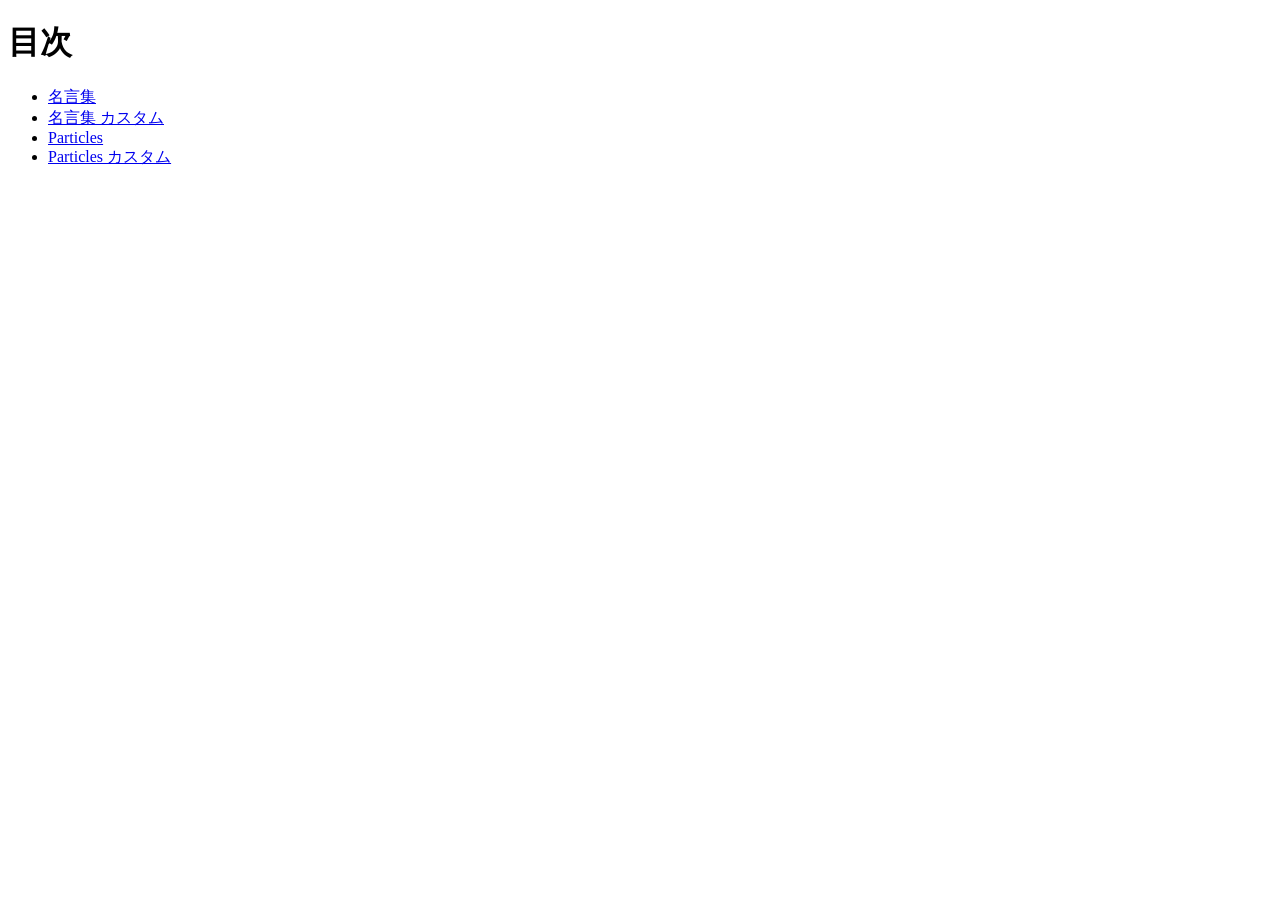
<file: index.html>
<!DOCTYPE html>
<html lang="ja">
<head>
    <meta charset="UTF-8">
    <title>20261008-hc</title>
</head>
<body>
    <h1>目次</h1>
    <ul>
        <li><a href="meigen/index.html">名言集</a></li>
        <li><a href="meigen.c/index.html">名言集 カスタム</a></li>
        <li><a href="Particles/index.html">Particles</a></li>
        <li><a href="Particles.c/index.html">Particles カスタム</a></li>
    </ul>
</body>
</html>
</file>
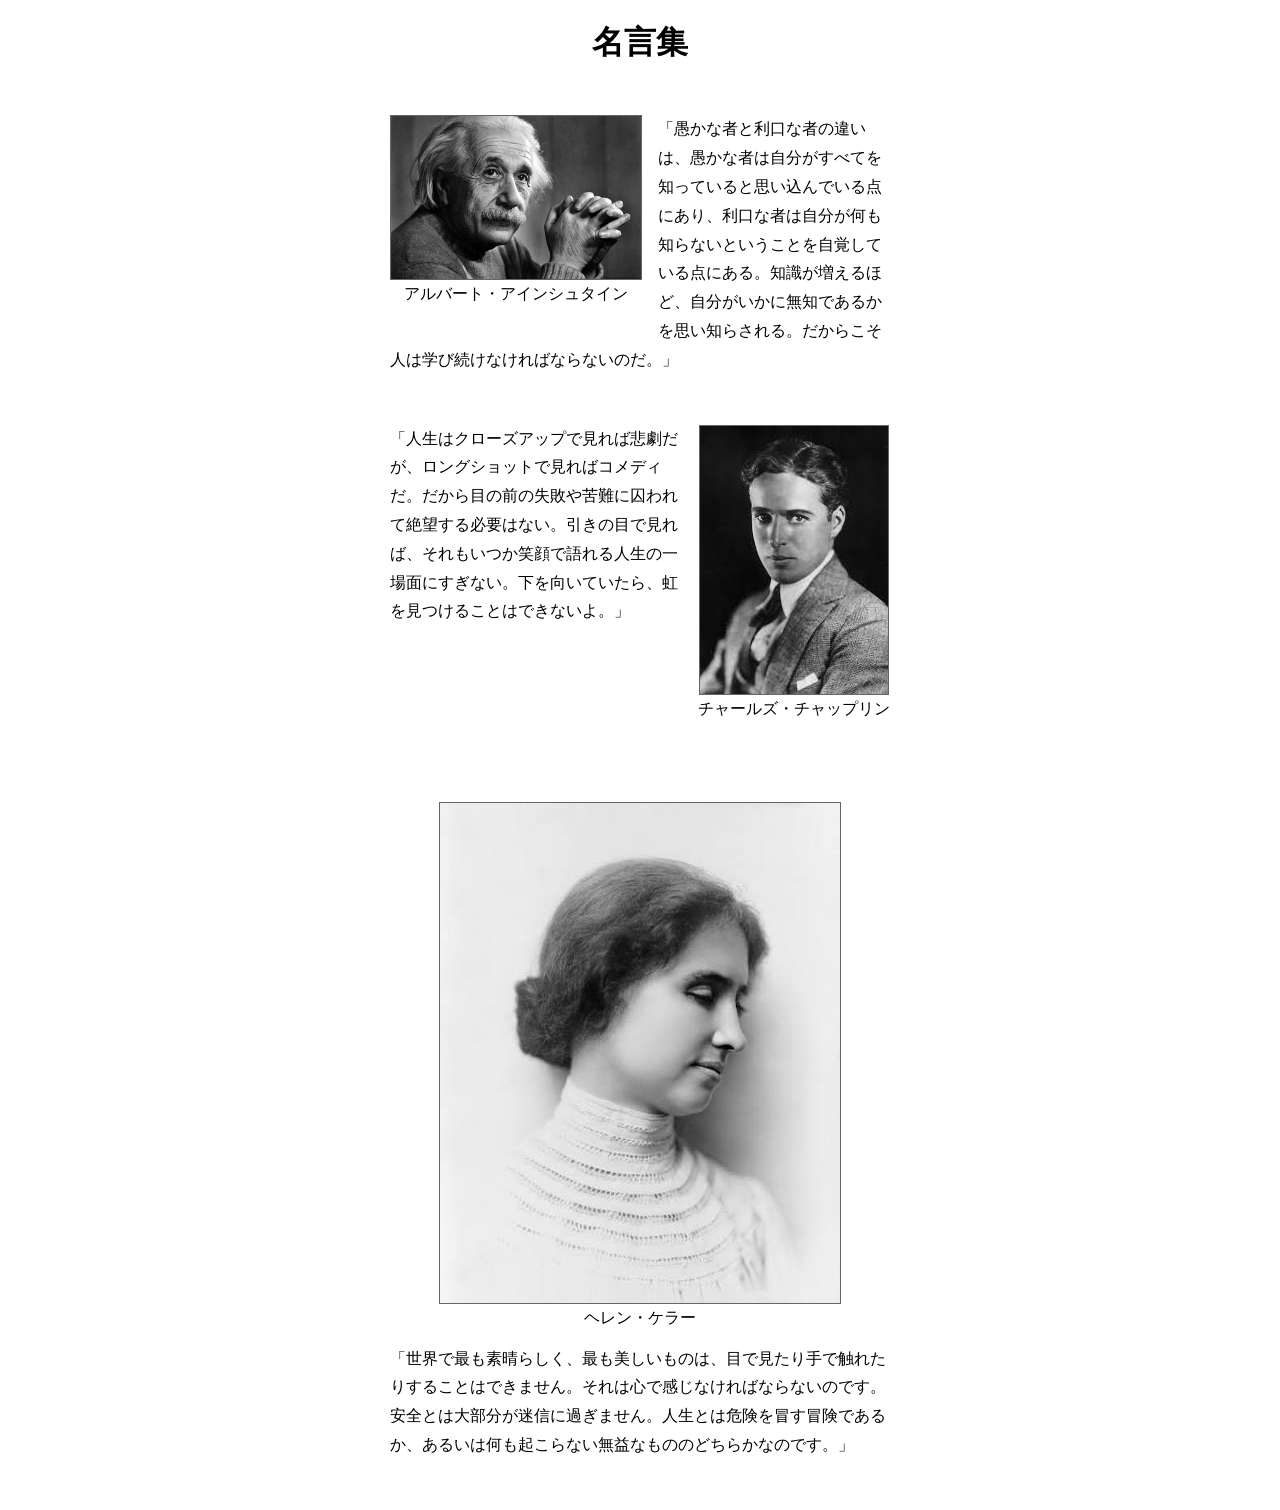
<file: meigen.c/index.html>
<!DOCTYPE html>
<html lang="ja">
<head>
  <title>名言集</title>
  <meta charset="utf-8">
  <link rel="stylesheet" href="css/style.css">
</head>
<body>
  <div class="wrapper">
    <h1>名言集 </h1>
    <div class="left-box">
      <figure>
        <img src="al.jpg" alt="アルバート・アインシュタイン" class="small-img">
        <figcaption>アルバート・アインシュタイン</figcaption>
      </figure>
      <p>
        「愚かな者と利口な者の違いは、愚かな者は自分がすべてを知っていると思い込んでいる点にあり、利口な者は自分が何も知らないということを自覚している点にある。知識が増えるほど、自分がいかに無知であるかを思い知らされる。だからこそ人は学び続けなければならないのだ。」
      </p>
    </div>

    <div class="right-box">
      <figure>
        <img src="ch.jpg" alt="チャールズ・チャップリン">
        <figcaption>チャールズ・チャップリン</figcaption>
      </figure>
      <p>
        「人生はクローズアップで見れば悲劇だが、ロングショットで見ればコメディだ。だから目の前の失敗や苦難に囚われて絶望する必要はない。引きの目で見れば、それもいつか笑顔で語れる人生の一場面にすぎない。下を向いていたら、虹を見つけることはできないよ。」
      </p>
    </div>

    <div class="center-box">
      <figure>
        <img src="keller.jpg" alt="ヘレン・ケラー">
        <figcaption>ヘレン・ケラー</figcaption>
      </figure>
      <p>
        「世界で最も素晴らしく、最も美しいものは、目で見たり手で触れたりすることはできません。それは心で感じなければならないのです。安全とは大部分が迷信に過ぎません。人生とは危険を冒す冒険であるか、あるいは何も起こらない無益なもののどちらかなのです。」
      </p>
    </div>
  </div>
</body>
</html>
</file>
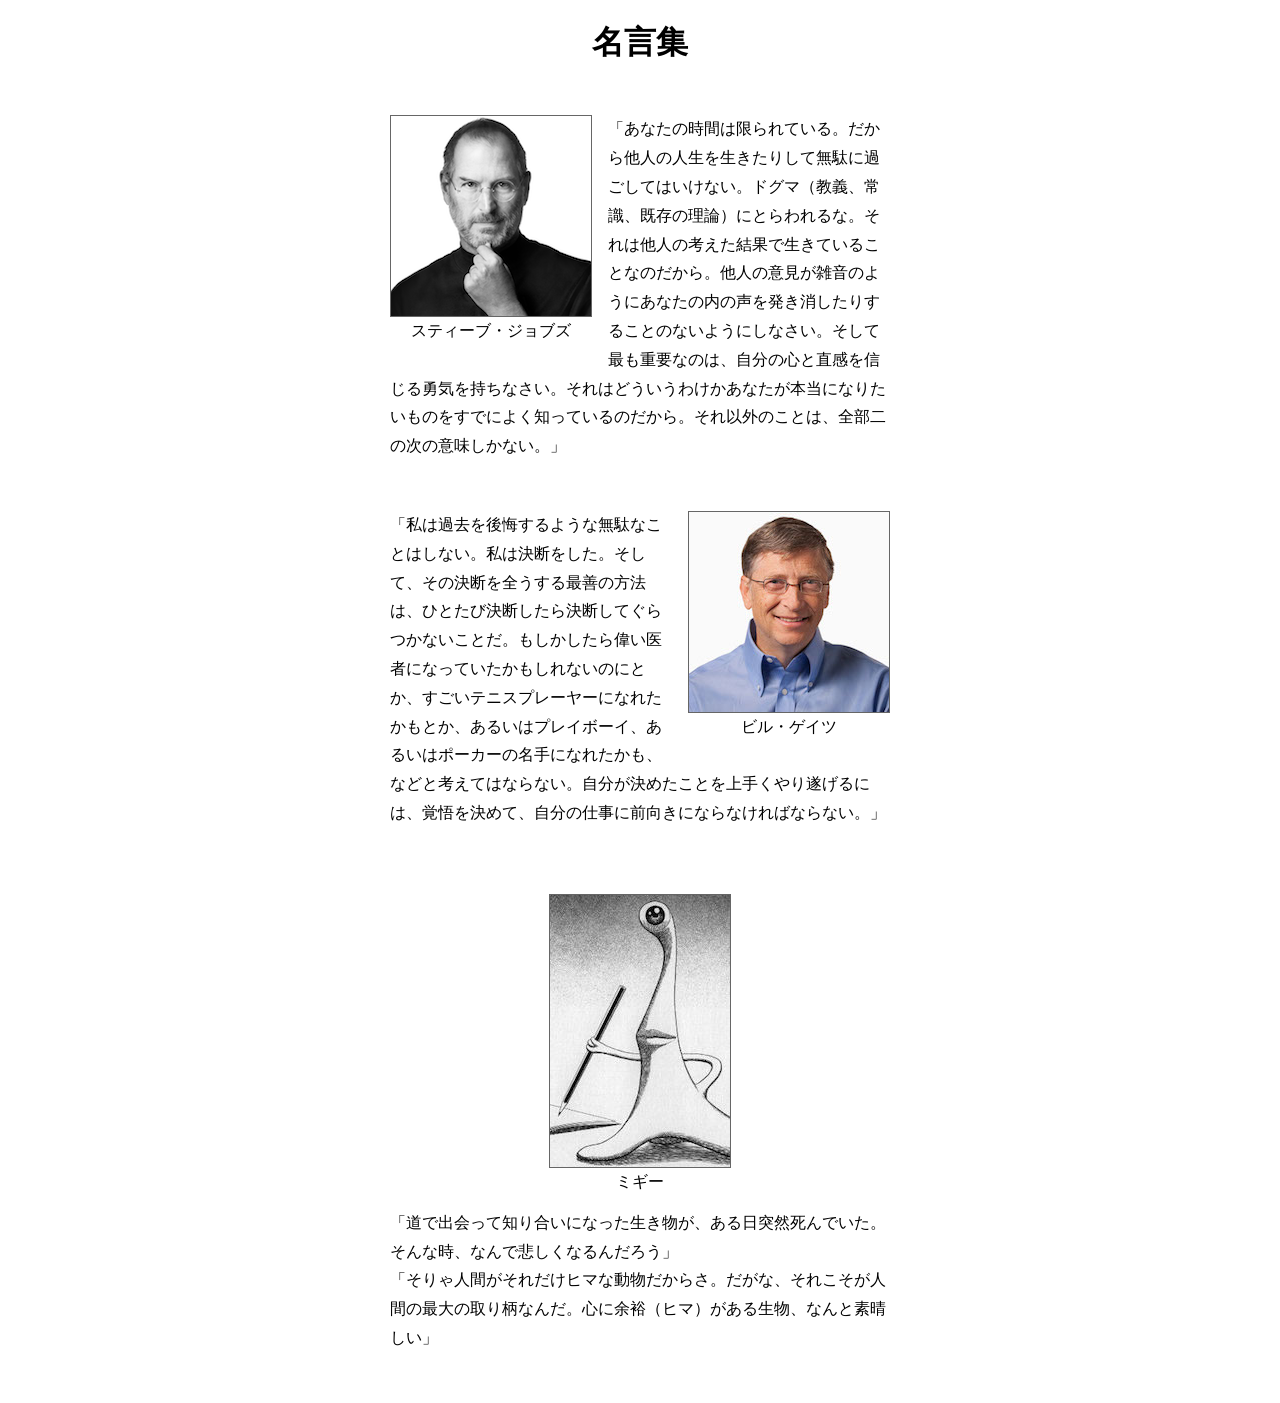
<file: meigen/index.html>
<!DOCTYPE html>
<html lang="ja">
<head>
  <title>名言集</title>
  <meta charset="utf-8">
  <link rel="stylesheet" href="css/style.css">
</head>
<body>
  <div class="wrapper">
    <h1>名言集</h1>
    <div class="left-box">
      <figure>
        <img src="images/jobz.png" alt="スティーブ・ジョブズ">
        <figcaption>スティーブ・ジョブズ</figcaption>
      </figure>
      <p>
        「あなたの時間は限られている。だから他人の人生を生きたりして無駄に過ごしてはいけない。ドグマ（教義、常識、既存の理論）にとらわれるな。それは他人の考えた結果で生きていることなのだから。他人の意見が雑音のようにあなたの内の声を発き消したりすることのないようにしなさい。そして最も重要なのは、自分の心と直感を信じる勇気を持ちなさい。それはどういうわけかあなたが本当になりたいものをすでによく知っているのだから。それ以外のことは、全部二の次の意味しかない。」
      </p>
    </div>

    <div class="right-box">
      <figure>
        <img src="images/gates.jpg" alt="ビル・ゲイツ">
        <figcaption>ビル・ゲイツ</figcaption>
      </figure>
      <p>
        「私は過去を後悔するような無駄なことはしない。私は決断をした。そして、その決断を全うする最善の方法は、ひとたび決断したら決断してぐらつかないことだ。もしかしたら偉い医者になっていたかもしれないのにとか、すごいテニスプレーヤーになれたかもとか、あるいはプレイボーイ、あるいはポーカーの名手になれたかも、などと考えてはならない。自分が決めたことを上手くやり遂げるには、覚悟を決めて、自分の仕事に前向きにならなければならない。」
      </p>
    </div>

    <div class="center-box">
      <figure>
        <img src="images/migi.jpg" alt="ミギー">
        <figcaption>ミギー</figcaption>
      </figure>
      <p>
        「道で出会って知り合いになった生き物が、ある日突然死んでいた。そんな時、なんで悲しくなるんだろう」<br>
        「そりゃ人間がそれだけヒマな動物だからさ。だがな、それこそが人間の最大の取り柄なんだ。心に余裕（ヒマ）がある生物、なんと素晴しい」
      </p>
    </div>
  </div>
</body>
</html>
</file>
<file: meigen.c/css/style.css>
@charset "utf-8";
h1 {
  text-align: center;
}

.left-box,
.right-box,
.center-box {
  width: 500px;
  margin: 50px auto;
  overflow: hidden;
}

.small-img {
  width: 250px; /* お好みのサイズに調整してください */
  height: auto;
}

.left-box figure {
  float: left;
  margin: 0 16px 16px 0;
}

.right-box figure {
  float: right;
  margin: 0 0 16px 16px;
}

figure {
  text-align: center;
}

figure img {
  border: 1px solid #666;
}

p {
  margin: 0;
  line-height: 1.8;
}
</file>
<file: meigen/css/style.css>
@charset "utf-8";
h1 {
  text-align: center;
}

.left-box,
.right-box,
.center-box {
  width: 500px;
  margin: 50px auto;
  overflow: hidden;
}

.left-box figure {
  float: left;
  margin: 0 16px 16px 0;
}

.right-box figure {
  float: right;
  margin: 0 0 16px 16px;
}

figure {
  text-align: center;
}

figure img {
  border: 1px solid #666;
}

p {
  margin: 0;
  line-height: 1.8;
}
</file>
